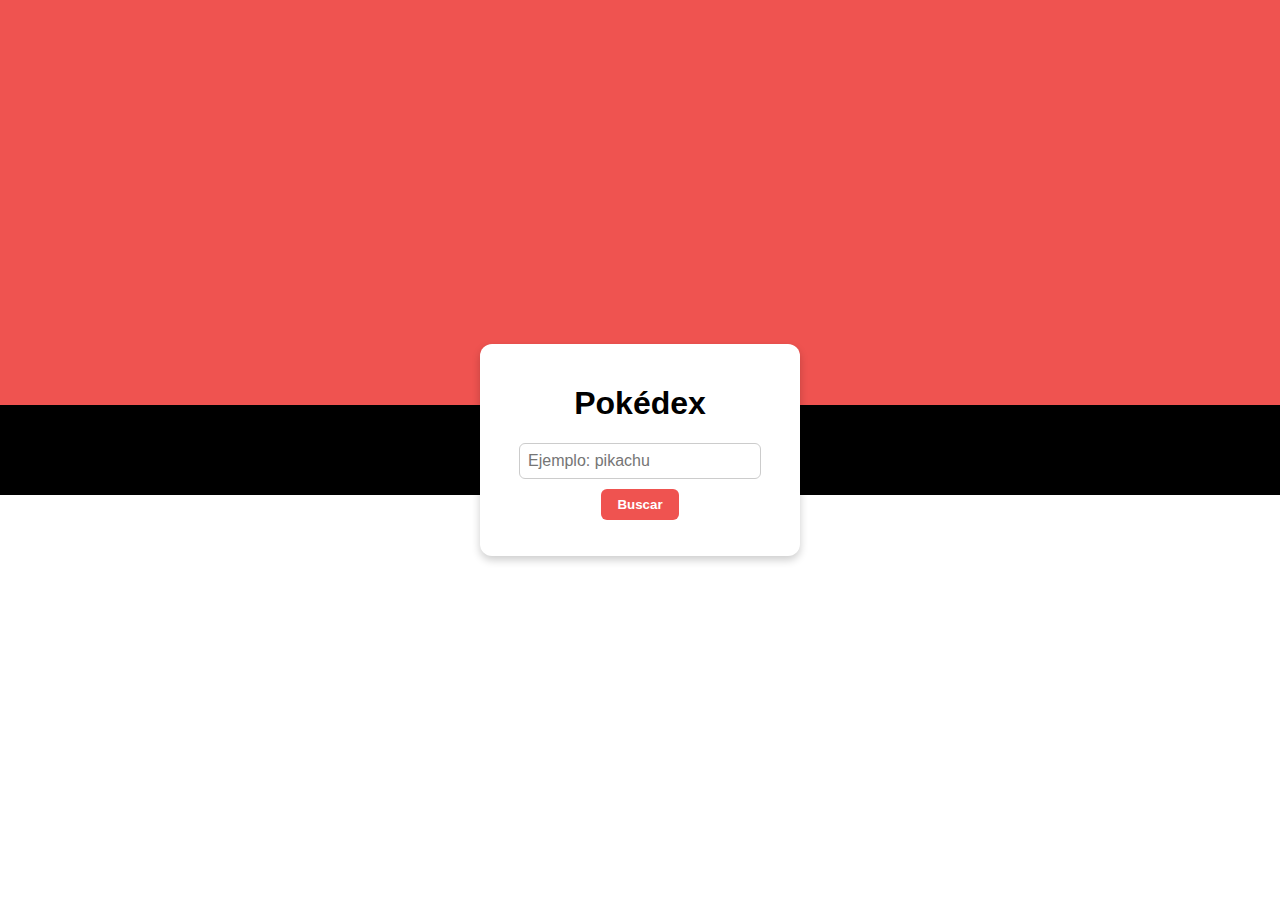
<file: apipokemon.html>
<!DOCTYPE html>
<html lang="en">

<head>
    <meta charset="UTF-8">
    <meta name="viewport" content="width=device-width, initial-scale=1.0">
    <title>pokedex</title>
    <link rel="stylesheet" type="text/CSS" href="../assets/styles/pokedex.css">
</head>

<body>
    <div class="pokedex">
        <h1>Pokédex</h1>
        <input type="text" id="pokemonName" placeholder="Ejemplo: pikachu">
        <button onclick="getPokeData()">Buscar</button>

        <div id="poke_data"></div>
        <h2 id="poke_name"></h2>
    </div>

    <script src="../assets/scripts/pokedex.js"></script>
</body>

</html>
</file>
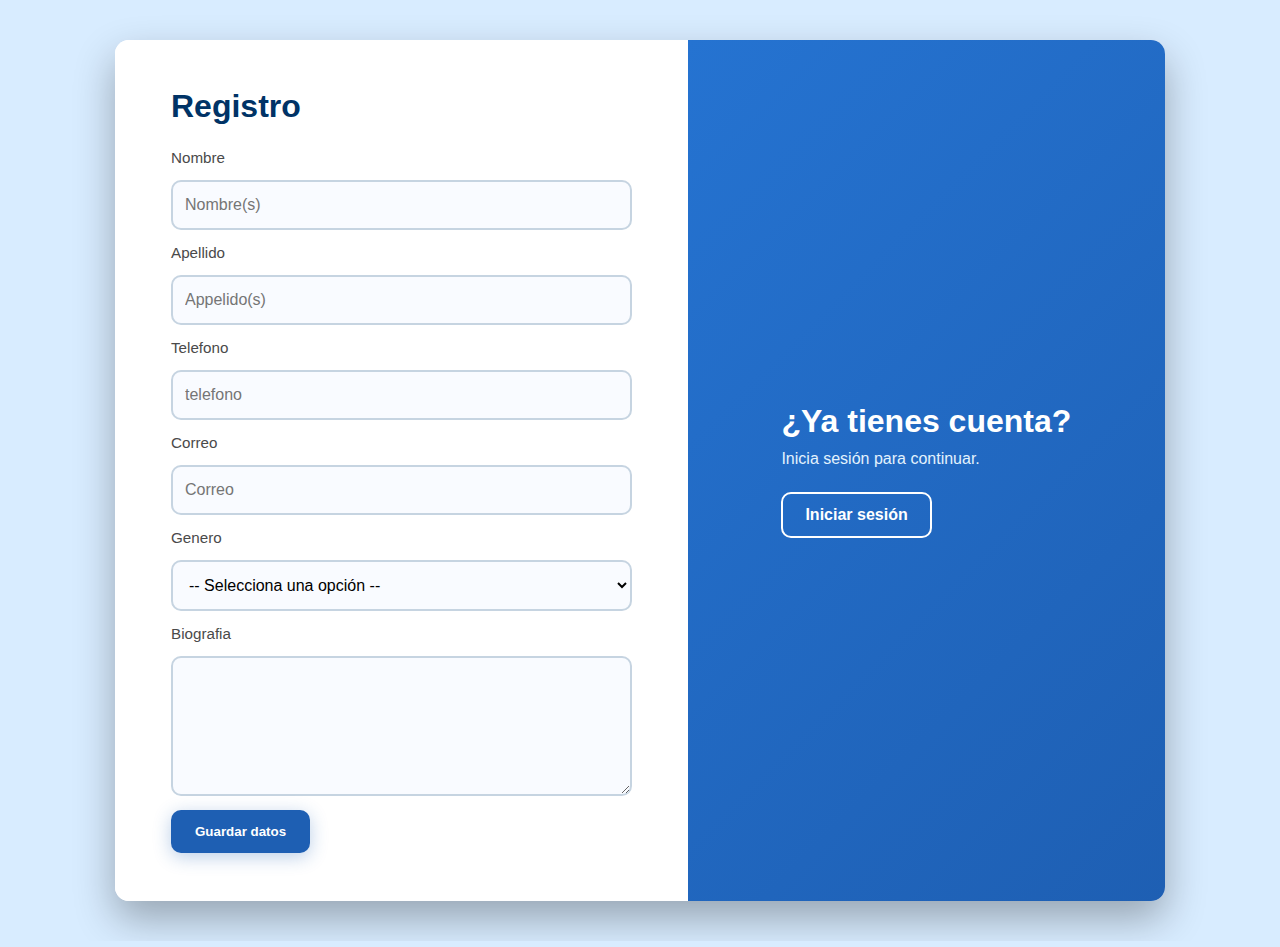
<file: formulario.html>
<!DOCTYPE html>
<html lang="en">

<head>
    <meta charset="UTF-8">
    <meta name="viewport" content="width=device-width, initial-scale=1.0">
    <title>Registro</title>
    <link rel="stylesheet" type="text/CSS" href="../assets/styles/registro.css">
</head>

<body>
    <main class="contenedor">
        <div class="contenedor_card">
            <section class="formulario">
                <h1>Registro</h1>

                <form onsubmit="return validarCorreo()">
                    <label for="">Nombre</label>
                    <input type="text" name="" id="" placeholder="Nombre(s)" onkeypress="return onlyLetters(event)"
                        required>

                    <label for="">Apellido</label>
                    <input type="text" name="" id="" placeholder="Appelido(s)" onkeypress="return onlyLetters(event)"
                        required>

                    <label for="">Telefono</label>
                    <input type="text" name="" id="" placeholder="telefono" onkeypress="return onlyNumbers(event)"
                        required>

                    <label for="">Correo</label>
                    <input type="text" name="" id="correo" placeholder="Correo" placeholder="ejemplo@dominio.com"
                        onkeypress="return noSpace(event)" required>

                    <label for="genero">Genero</label>
                    <select id="genero" name="genero" required>
                        <option value="">-- Selecciona una opción --</option>
                        <option value="masculino">Masculino</option>
                        <option value="femenino">Femenino</option>
                        <option value="otro">otro</option>
                    </select>

                    <label for="bio">Biografia</label>
                    <textarea id="bio" name="bio" rows="6" cols="30" minlength="1" maxlength="500"
                        required></textarea>

                    <div class="boton">
                        <button type="submit" class="btn btn--primary">Guardar datos
                        </button>
                    </div>

                </form>

            </section>
            <aside class="auth__aside">
                <div class="aside__content">
                    <h2>¿Ya tienes cuenta?</h2>
                    <p>Inicia sesión para continuar.</p>
                    <a href="#" class="btn btn--ghost">Iniciar sesión</a>
                </div>
            </aside>



        </div>
    </main>

    <script src="../assets/scripts/validation.js"></script>
</body>

</html>
</file>
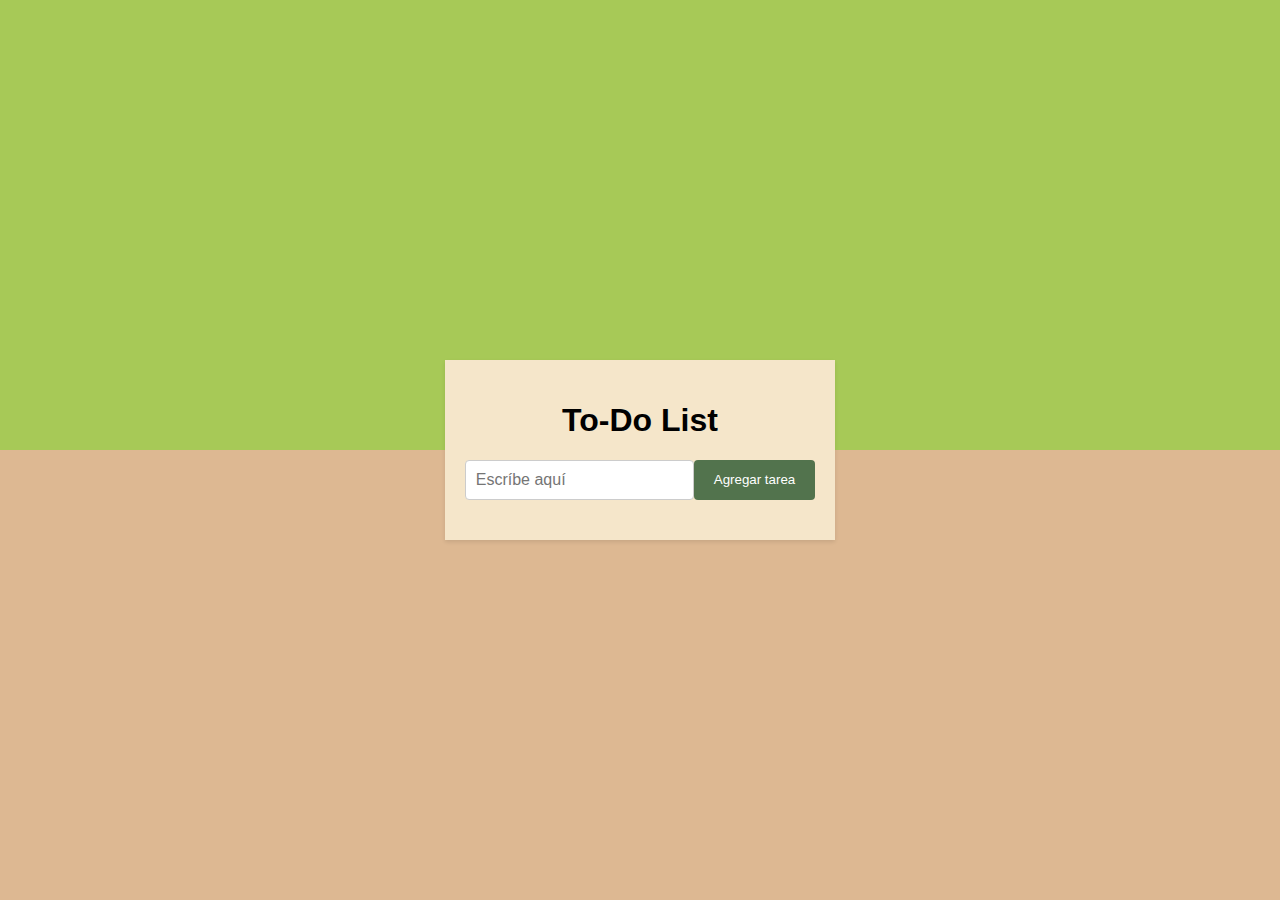
<file: todolist.html>
<!DOCTYPE html>
<html lang="en">
<head>
    <meta charset="UTF-8">
    <meta name="viewport" content="width=device-width, initial-scale=1.0">
    <title>To do list</title>
    <link rel="stylesheet" type="text/CSS" href="../assets/styles/todo.css">
</head>
<body>
    <div class="contenedor">
         <h1>To-Do List</h1>
        <form class="input-container" onsubmit="return getTask()">
            <input 
                type="text" 
                id="task_name" 
                placeholder="Escríbe aquí" 
                onpaste="return false" 
                required
            >
            <button type="submit">Agregar tarea</button>
        </form>

        
        <div class="todo_list" id="todo_list">
            <ol id="task_list">
              
            </ol>
        </div>

    </div>

    <script src="../assets/scripts/todo.js"></script>
</body>
</html>
</file>
<file: assets/styles/pokedex.css>
body {
      font-family: Arial, sans-serif;
      background: linear-gradient(
        to bottom,
        #ef5350 0%,     
        #ef5350 45%,   
        #000000 45%,    
        #000000 55%,    
        #ffffff 55%,    
        #ffffff 100%    
      );
      display: flex;
      flex-direction: column;
      align-items: center;
      justify-content: center;
      height: 100vh;
      margin: 0;
    }

    .pokedex {
      background-color: white;
      padding: 20px;
      border-radius: 12px;
      box-shadow: 0 4px 8px rgba(0,0,0,0.2);
      text-align: center;
      width: 280px;
    }

    input {
      padding: 8px;
      width: 80%;
      border-radius: 6px;
      border: 1px solid #ccc;
      font-size: 16px;
    }

    button {
      margin-top: 10px;
      padding: 8px 16px;
      background-color: #ef5350 ;
      border: none;
      color: white;
      border-radius: 6px;
      cursor: pointer;
      font-weight: bold;
    }

    button:hover {
      background-color: #d32f2f;
    }

    #poke_data img {
      width: 150px;
      height: 150px;
    }

    #poke_name {
      text-transform: capitalize;
      font-size: 1.2em;
      margin-top: 10px;
    }
</file>
<file: assets/styles/registro.css>
* {
  box-sizing: border-box;
}

html, body {
  height: 100%;
  margin: 0;
  font-family: "Segoe UI", Roboto, Arial, sans-serif;
  color: #1a1a1a;
  background: #d8ecff; 
}

.contenedor {
  min-height: 100vh;
  display: grid;
  place-items: center;
  padding: 40px 16px;
}

.contenedor_card {
  width: min(1050px, 95vw);
  min-height: 520px;
  background: #ffffff;
  border-radius: 14px;
  box-shadow: 0 18px 40px rgba(0, 0, 0, 0.3);
  display: grid;
  grid-template-columns: 1.2fr 1fr;
  overflow: hidden;
}

.formulario {
  padding: 48px 56px;
  background: #ffffff;
}

.formulario h1 {
  margin: 0 0 24px;
  font-size: 32px;
  color: #003366;
}

form {
  display: grid;
  gap: 14px;
}

label {
  font-size: 0.95rem;
  color: #4a4a4a;
}

input,
select,
textarea {
  width: 100%;
  padding: 14px 12px;
  border: 2px solid #c6d4e1;
  border-radius: 10px;
  outline: none;
  background: #f9fbff;
  transition: border-color 0.2s, box-shadow 0.2s;
  font-size: 1rem;
}

input:focus,
select:focus,
textarea:focus {
  border-color: #4d9aff;
  box-shadow: 0 0 0 3px rgba(77, 154, 255, 0.2);
}

.btn {
  display: inline-flex;
  align-items: center;
  justify-content: center;
  padding: 12px 22px;
  border-radius: 10px;
  border: 2px solid transparent;
  text-decoration: none;
  font-weight: 600;
  cursor: pointer;
  transition: transform 0.1s ease, background 0.2s, box-shadow 0.2s;
}

.btn:active {
  transform: translateY(1px);
}

.btn--primary {
  background: #1e5fb3;
  color: #ffffff;
  box-shadow: 0 4px 18px rgba(30, 95, 179, 0.3);
}

.btn--primary:hover {
  background: #2573d1;
}

.btn--ghost {
  background: transparent;
  color: #ffffff;
  border: 2px solid #ffffff;
}

.btn--ghost:hover {
  background: #ffffff22;
}

.auth__aside {
  background: linear-gradient(135deg, #2573d1, #1e5fb3);
  display: grid;
  place-items: center;
  padding: 32px;
}

.aside__content {
  color: #ffffff;
  max-width: 360px;
  text-align: left;
}

.aside__content h2 {
  font-size: 32px;
  line-height: 1.15;
  margin: 0 0 10px;
}

.aside__content p {
  margin: 0 0 24px;
  color: #e3f2fd;
}

input.error,
textarea.error,
select.error {
  border-color: red !important;
  box-shadow: 0 0 0 3px rgba(255, 0, 0, 0.15);
}
</file>
<file: assets/styles/todo.css>
body {
    font-family: Arial, sans-serif;
    background: linear-gradient(to bottom, #A7C957 50%, #DDB892 50%);
    display: flex;
    justify-content: center;
    align-items: center;
    height: 100vh;
    margin: 0;
    padding: 0;
}

.contenedor {
    max-width: 400px;
    margin: 0 auto;
    background-color: #F5E6CA;
    padding: 20px;
    box-shadow: 0 2px 4px rgba(0, 0, 0, 0.1);
}

h1 {
    text-align: center;
}

.input-container {
    display: flex;
    margin-bottom: 20px;
}

input[type="text"] {
    flex: 1;
    padding: 10px;
    border: 1px solid #ccc;
    border-radius: 4px;
    font-size: 16px;
}

.todo_list {
    max-height: 300px;
    overflow-y: auto; 
    padding-right: 5px;
}

button {
    padding: 10px 20px;
    background-color: #52734D;
    color: #fff;
    border: none;
    border-radius: 4px;
    cursor: pointer;
}

button:hover {
    background-color: #6B8E4E;
}

ul {
    list-style: none;
    padding: 0;
}

li {
    display: flex;
    justify-content: space-between;
    align-items: center;
    border: 1px solid #ccc;
    border-radius: 4px;
    padding: 10px;
    margin-bottom: 10px;
    background-color: #fff;
}
</file>
